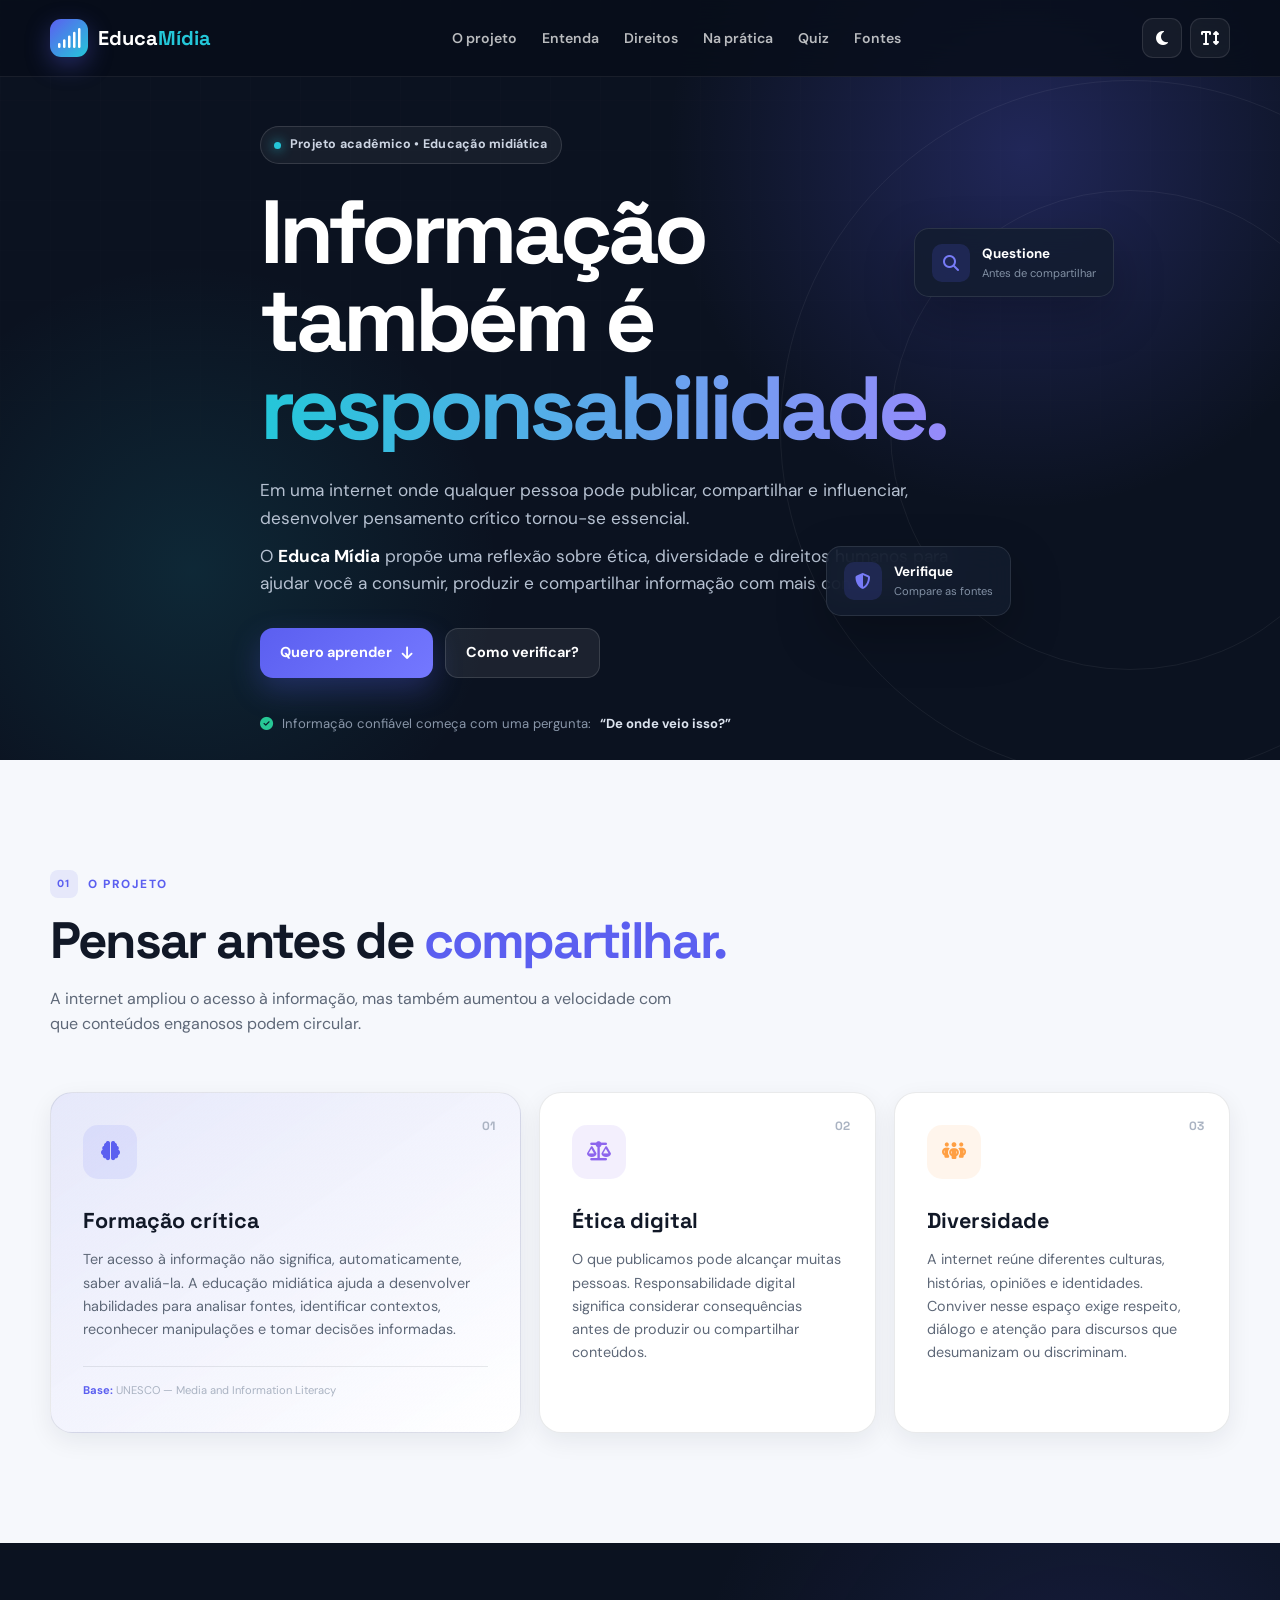
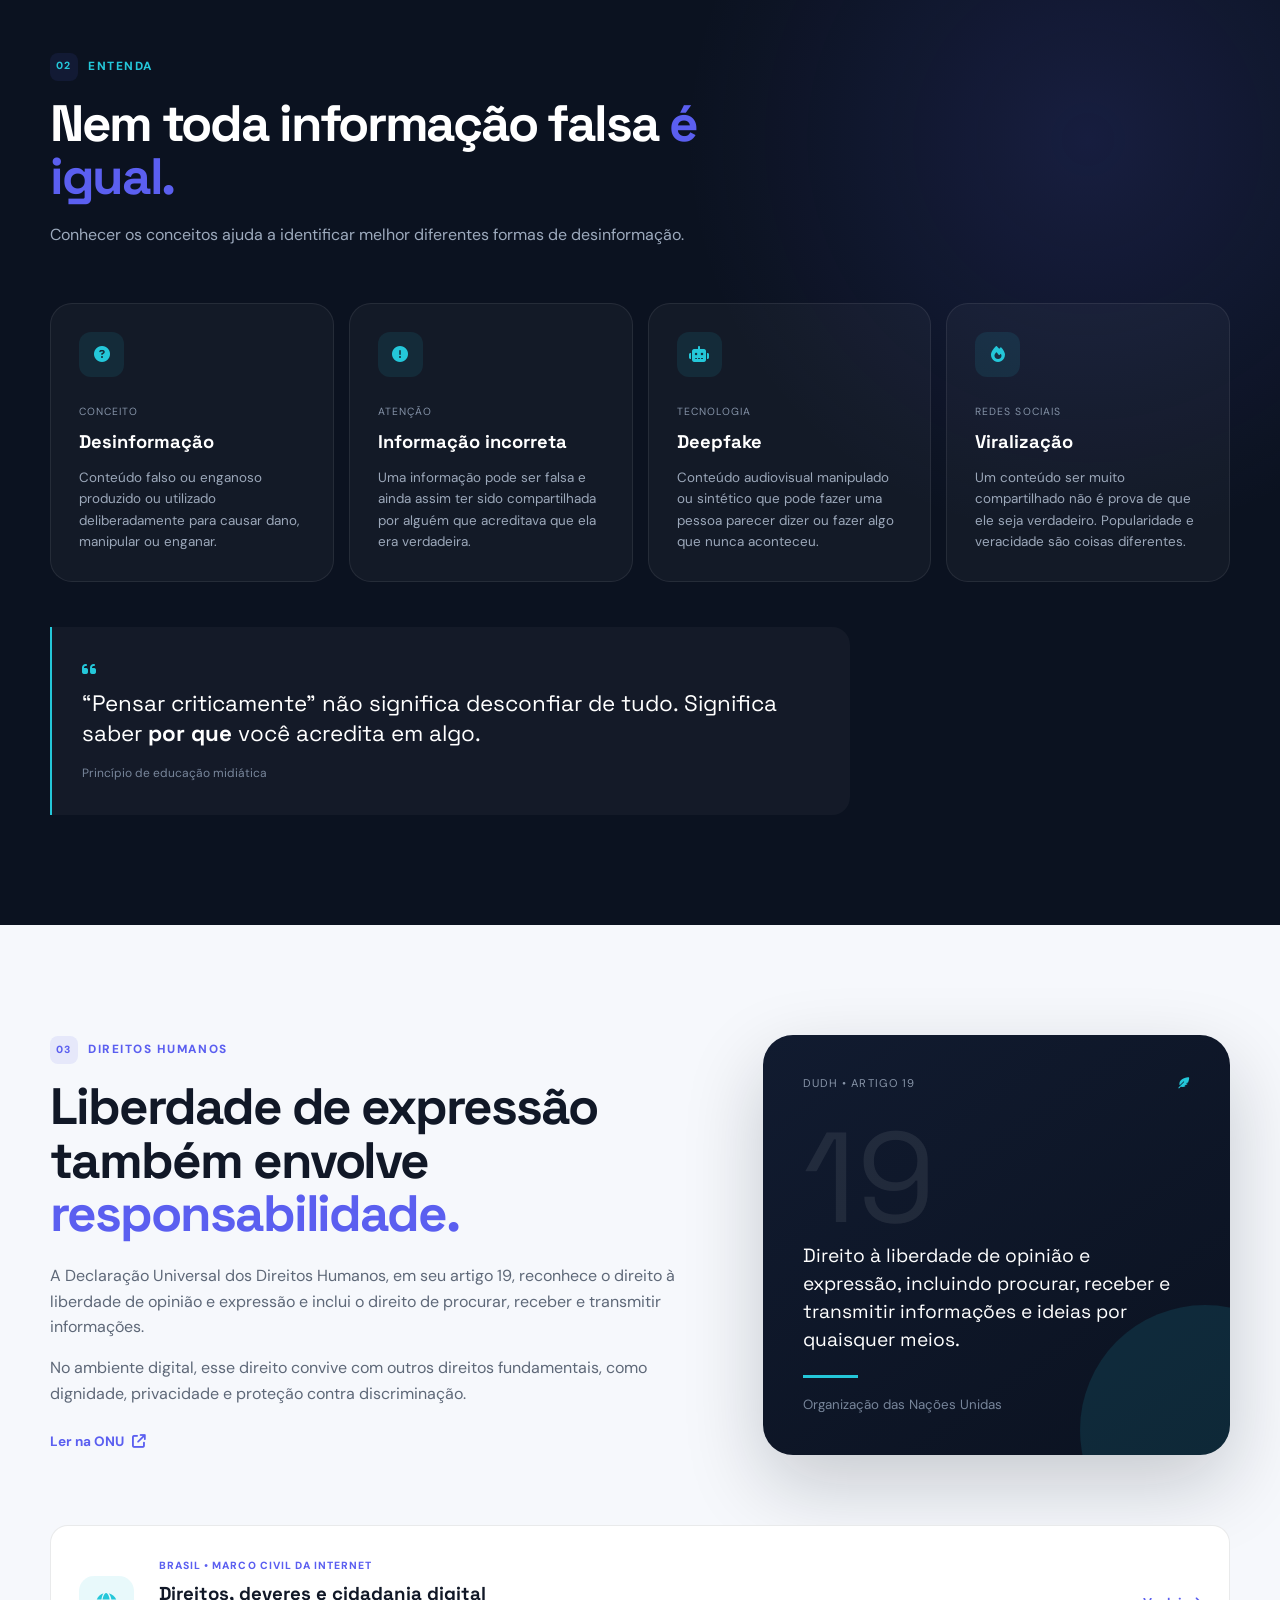
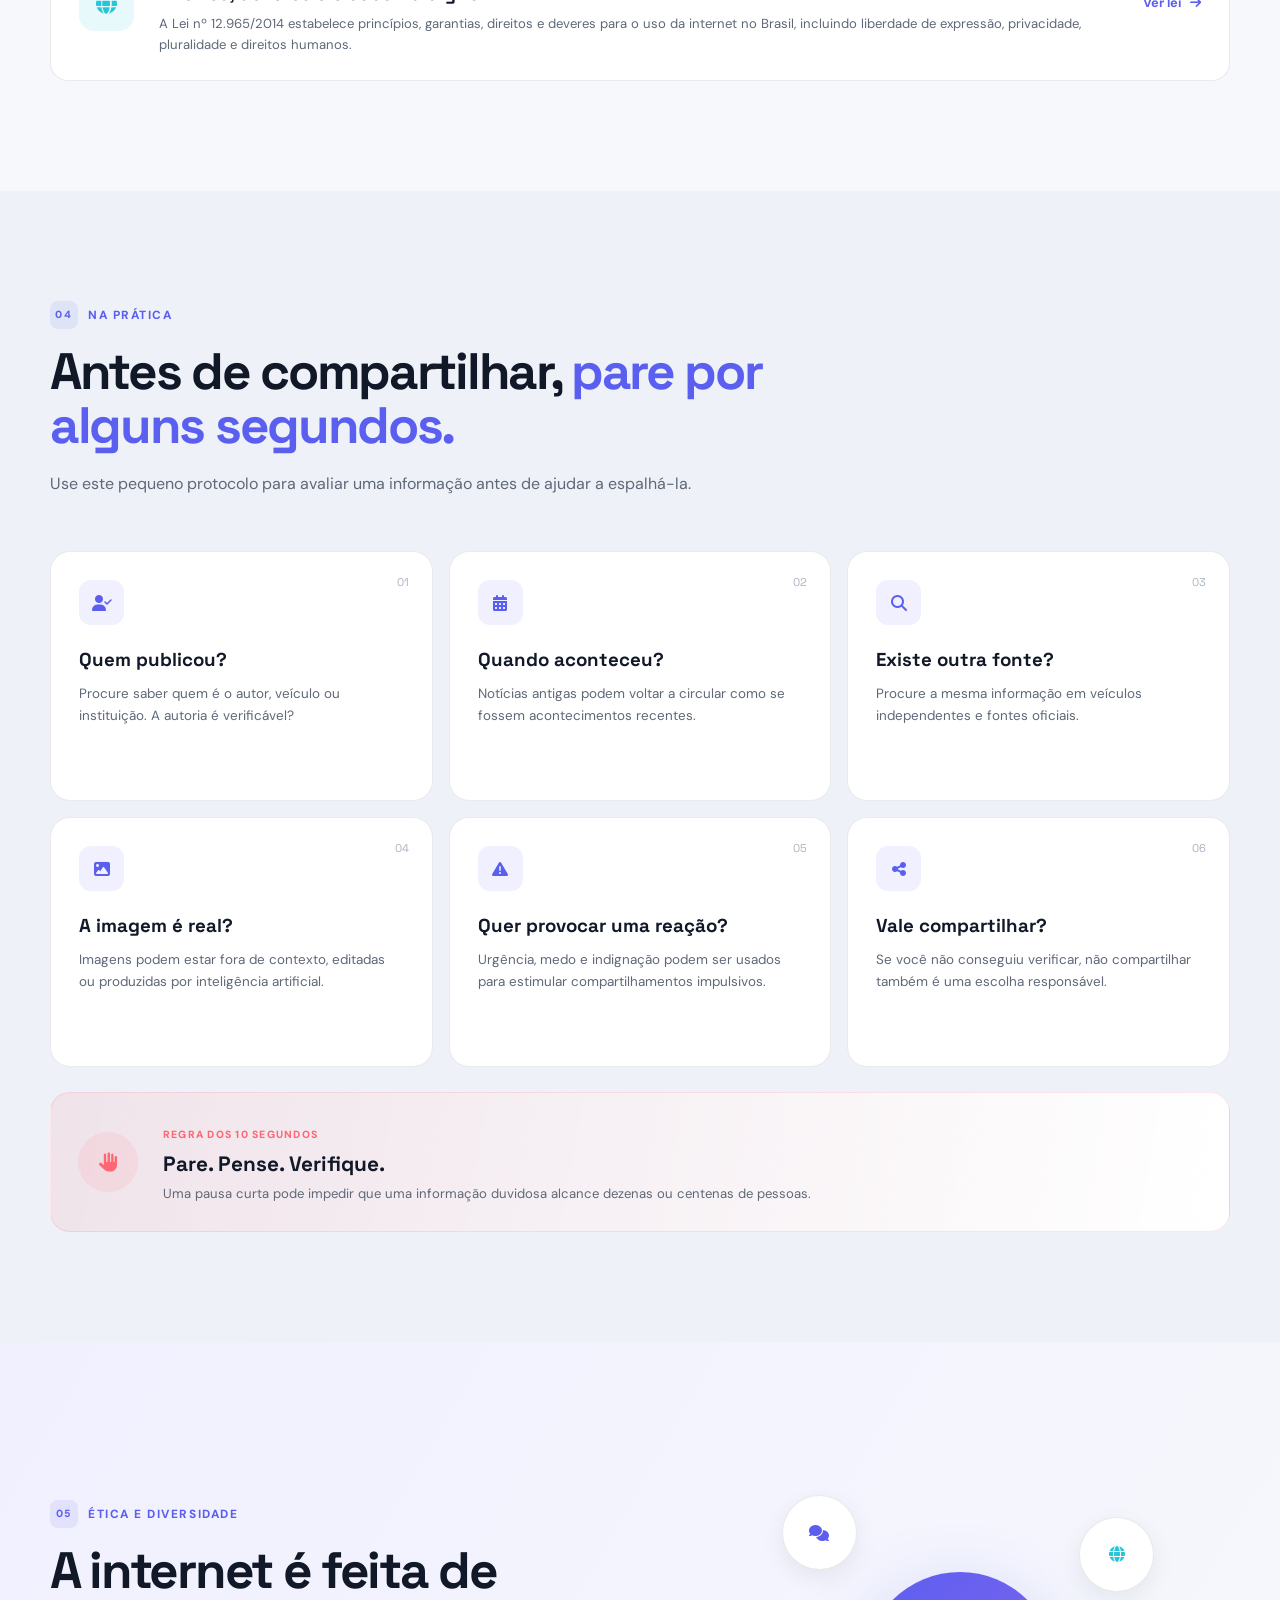
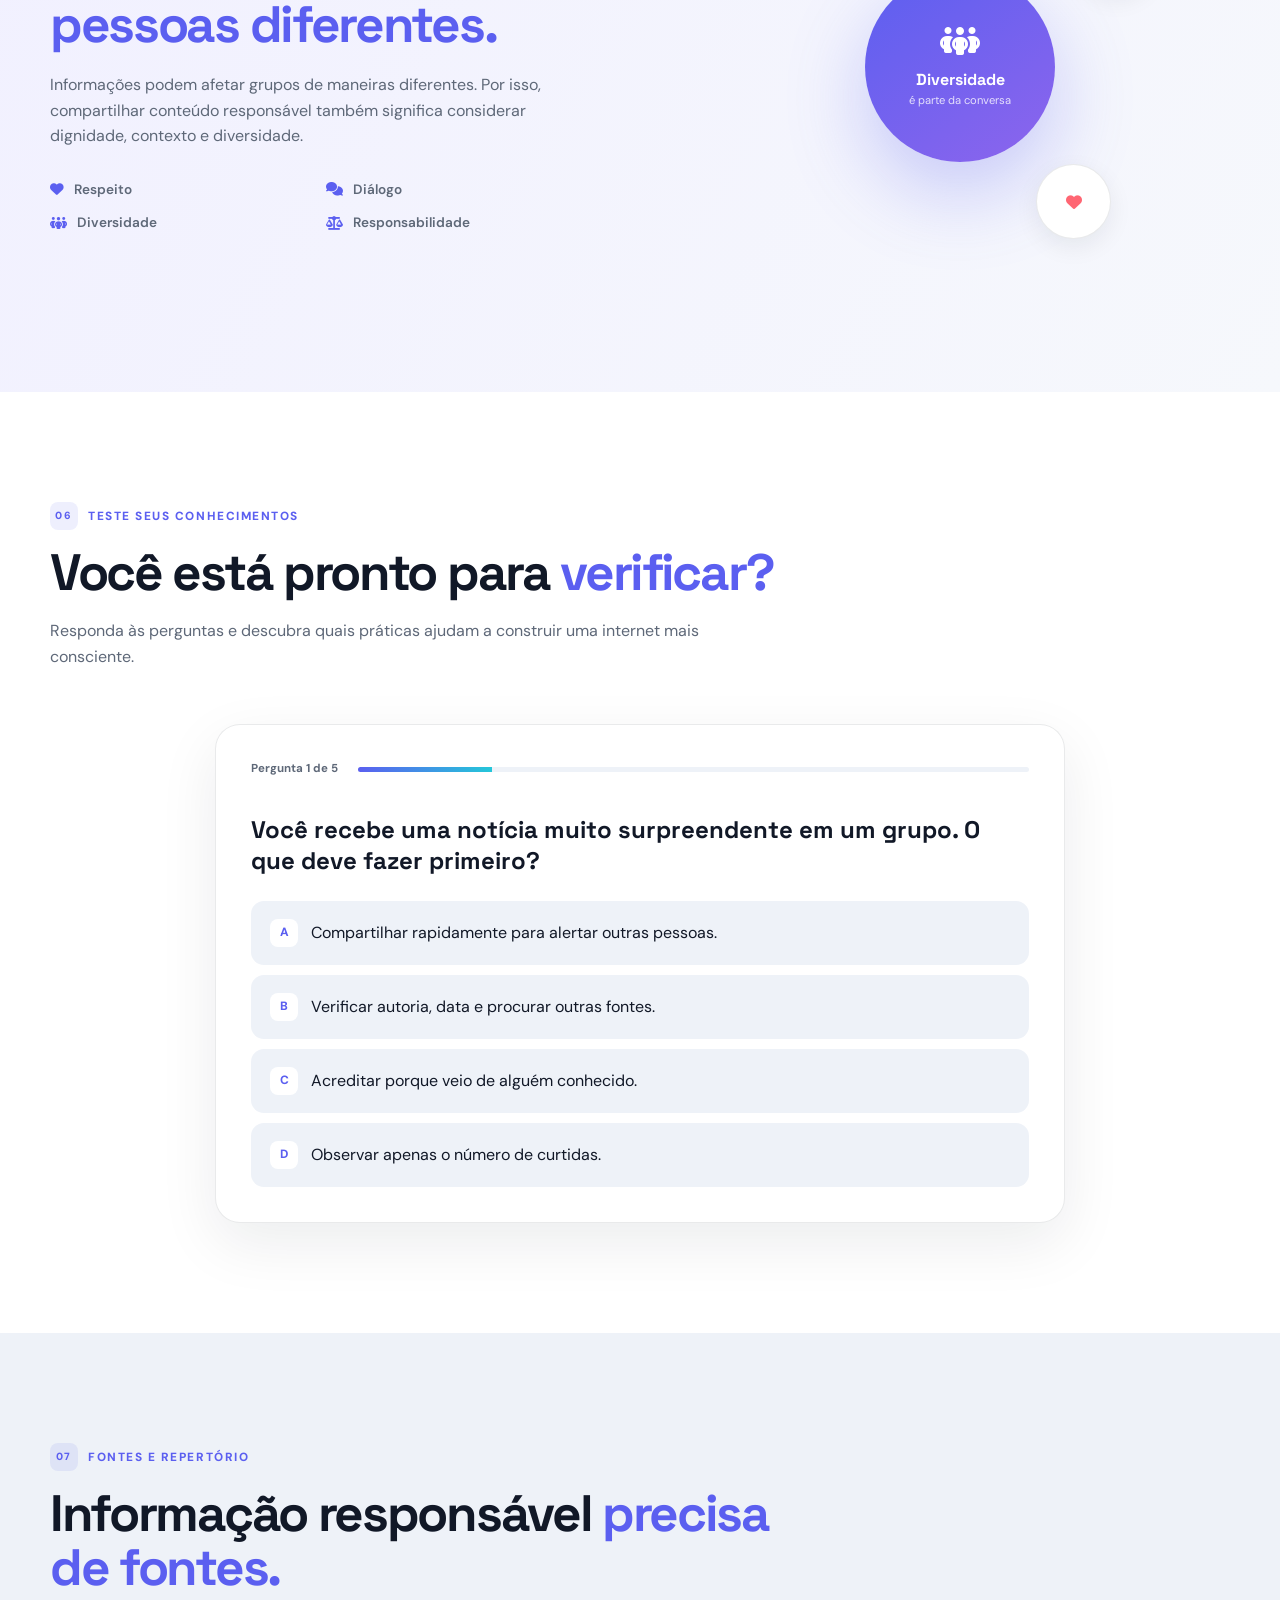
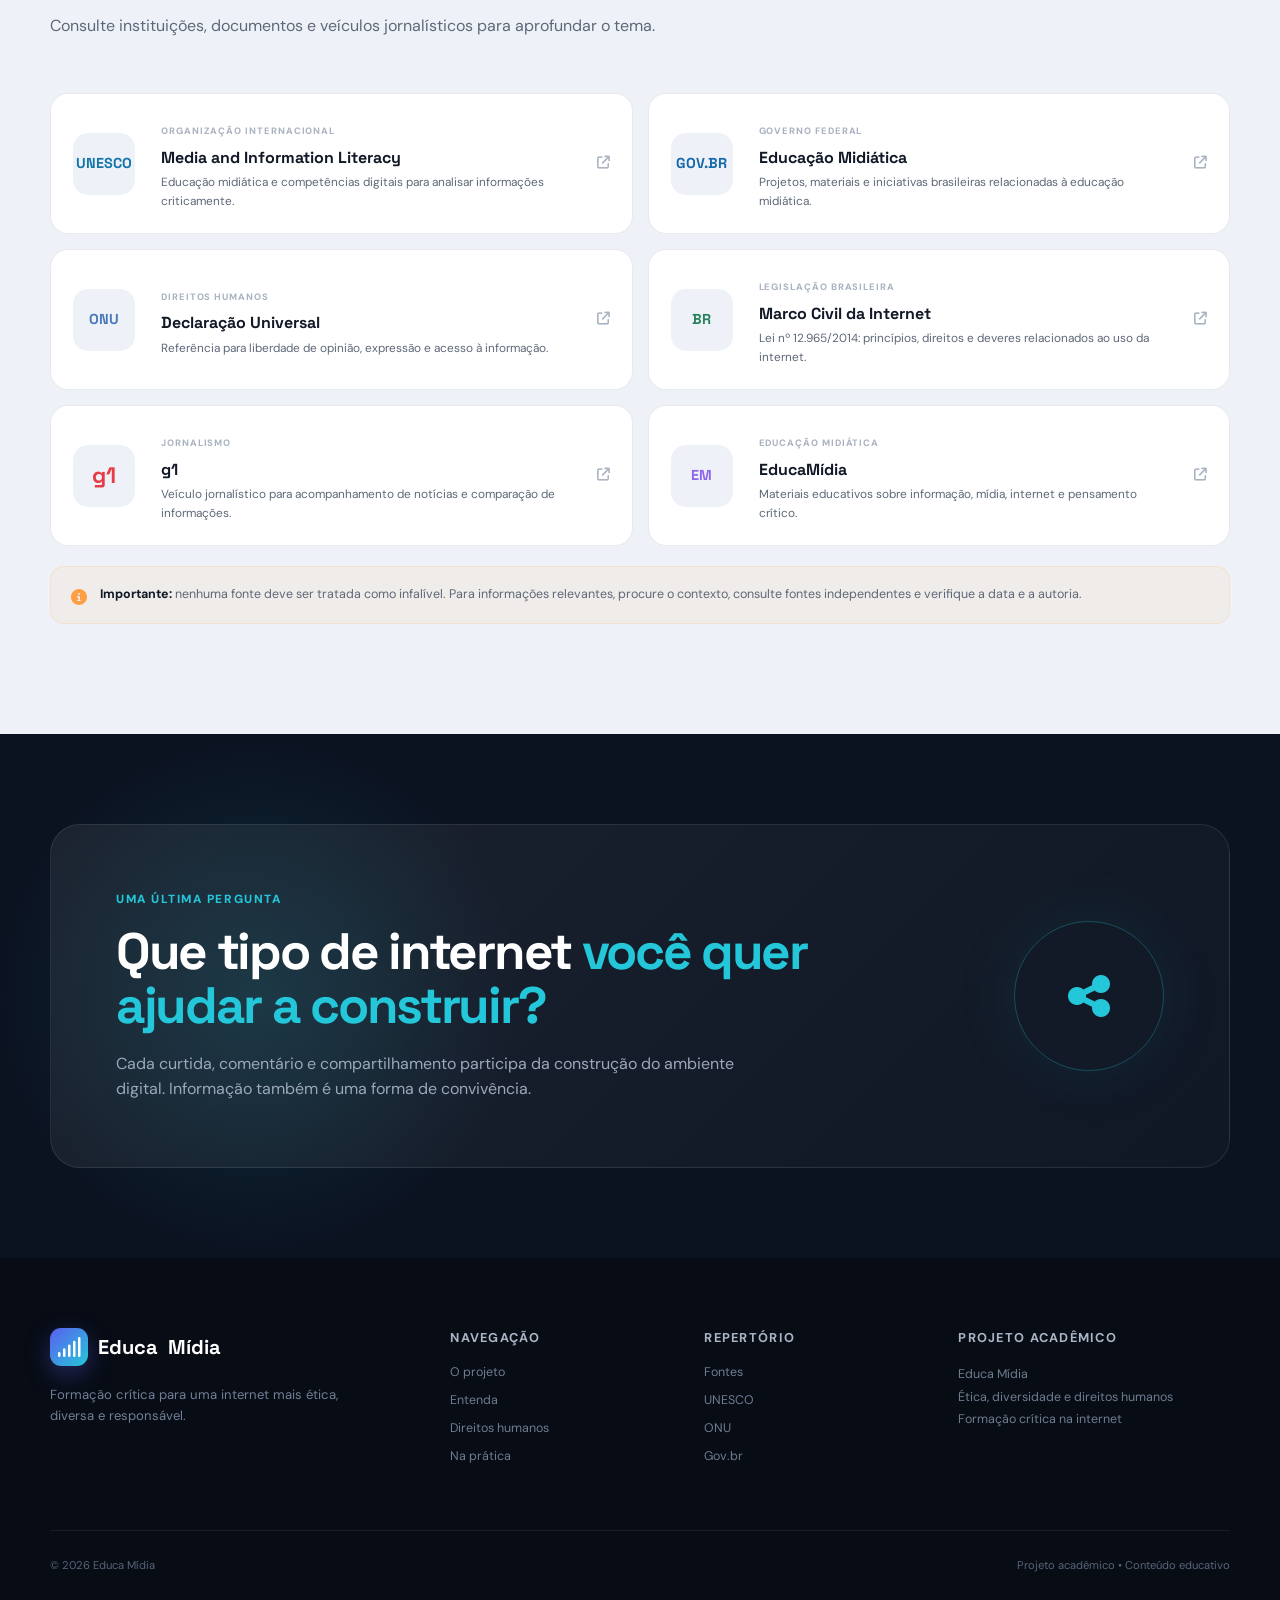
<file: index.html>
<!DOCTYPE html>
<html lang="pt-BR">
<head>
    <meta charset="UTF-8">

    <meta
        name="viewport"
        content="width=device-width, initial-scale=1.0"
    >

    <meta
        name="description"
        content="Educa Mídia — formação crítica para uma internet mais ética, diversa e responsável."
    >

    <meta
        name="theme-color"
        content="#0b1220"
    >

    <title>Educa Mídia | Formação crítica na internet</title>

    <!-- Fonte -->
    <link rel="preconnect" href="https://fonts.googleapis.com">
    <link rel="preconnect" href="https://fonts.gstatic.com" crossorigin>

    <link
        href="https://fonts.googleapis.com/css2?family=DM+Sans:wght@400;500;600;700&family=Space+Grotesk:wght@500;600;700&display=swap"
        rel="stylesheet"
    >

    <!-- Ícones -->
    <link
        rel="stylesheet"
        href="https://cdnjs.cloudflare.com/ajax/libs/font-awesome/6.5.2/css/all.min.css"
    >

    <link rel="stylesheet" href="style.css">
</head>

<body>

    <!-- =========================
         ACESSIBILIDADE
    ========================== -->

    <a
        class="skip-link"
        href="#conteudo"
    >
        Pular para o conteúdo
    </a>


    <!-- =========================
         HEADER
    ========================== -->

    <header class="header" id="inicio">

        <div class="container nav-container">

            <a href="#inicio" class="logo" aria-label="Educa Mídia - início">

                <span class="logo-icon">
                    <i class="fa-solid fa-signal"></i>
                </span>

                <span>
                    Educa<span>Mídia</span>
                </span>

            </a>


            <nav class="nav" id="nav">

                <a href="#sobre">O projeto</a>
                <a href="#entenda">Entenda</a>
                <a href="#direitos">Direitos</a>
                <a href="#pratica">Na prática</a>
                <a href="#quiz">Quiz</a>
                <a href="#fontes">Fontes</a>

            </nav>


            <div class="nav-actions">

                <button
                    class="icon-button"
                    id="themeToggle"
                    aria-label="Alternar tema claro e escuro"
                    title="Alternar tema"
                >
                    <i class="fa-solid fa-moon"></i>
                </button>

                <button
                    class="icon-button"
                    id="fontIncrease"
                    aria-label="Aumentar tamanho do texto"
                    title="Aumentar texto"
                >
                    <i class="fa-solid fa-text-height"></i>
                </button>

                <button
                    class="menu-button"
                    id="menuButton"
                    aria-label="Abrir menu"
                    aria-expanded="false"
                >
                    <i class="fa-solid fa-bars"></i>
                </button>

            </div>

        </div>

    </header>


    <main id="conteudo">

        <!-- =========================
             HERO
        ========================== -->

        <section class="hero">

            <div class="hero-grid"></div>

            <div class="container hero-content">

                <div class="hero-badge">
                    <span></span>
                    Projeto acadêmico • Educação midiática
                </div>

                <h1>
                    Informação também é
                    <span>responsabilidade.</span>
                </h1>

                <p class="hero-description">

                    Em uma internet onde qualquer pessoa pode publicar,
                    compartilhar e influenciar, desenvolver pensamento crítico
                    tornou-se essencial.

                </p>

                <p class="hero-description">

                    O <strong>Educa Mídia</strong> propõe uma reflexão sobre
                    ética, diversidade e direitos humanos para ajudar você a
                    consumir, produzir e compartilhar informação com mais
                    consciência.

                </p>


                <div class="hero-buttons">

                    <a href="#entenda" class="btn btn-primary">
                        Quero aprender
                        <i class="fa-solid fa-arrow-down"></i>
                    </a>

                    <a href="#pratica" class="btn btn-secondary">
                        Como verificar?
                    </a>

                </div>


                <div class="hero-note">

                    <i class="fa-solid fa-circle-check"></i>

                    Informação confiável começa com uma pergunta:
                    <strong>“De onde veio isso?”</strong>

                </div>

            </div>


            <!-- Elemento visual -->

            <div class="hero-orbit orbit-one"></div>
            <div class="hero-orbit orbit-two"></div>

            <div class="floating-card card-one">

                <i class="fa-solid fa-magnifying-glass"></i>

                <div>
                    <strong>Questione</strong>
                    <small>Antes de compartilhar</small>
                </div>

            </div>

            <div class="floating-card card-two">

                <i class="fa-solid fa-shield-halved"></i>

                <div>
                    <strong>Verifique</strong>
                    <small>Compare as fontes</small>
                </div>

            </div>

        </section>


        <!-- =========================
             SOBRE
        ========================== -->

        <section class="section" id="sobre">

            <div class="container">

                <div class="section-heading">

                    <div class="eyebrow">
                        <span>01</span>
                        O projeto
                    </div>

                    <h2>
                        Pensar antes de
                        <span>compartilhar.</span>
                    </h2>

                    <p>
                        A internet ampliou o acesso à informação, mas também
                        aumentou a velocidade com que conteúdos enganosos podem
                        circular.
                    </p>

                </div>


                <div class="about-grid">

                    <article class="about-card about-main">

                        <div class="card-number">01</div>

                        <div class="card-icon">
                            <i class="fa-solid fa-brain"></i>
                        </div>

                        <h3>Formação crítica</h3>

                        <p>
                            Ter acesso à informação não significa,
                            automaticamente, saber avaliá-la. A educação
                            midiática ajuda a desenvolver habilidades para
                            analisar fontes, identificar contextos,
                            reconhecer manipulações e tomar decisões
                            informadas.
                        </p>

                        <div class="source-mini">
                            <span>Base:</span>
                            UNESCO — Media and Information Literacy
                        </div>

                    </article>


                    <article class="about-card">

                        <div class="card-number">02</div>

                        <div class="card-icon purple">
                            <i class="fa-solid fa-scale-balanced"></i>
                        </div>

                        <h3>Ética digital</h3>

                        <p>
                            O que publicamos pode alcançar muitas pessoas.
                            Responsabilidade digital significa considerar
                            consequências antes de produzir ou compartilhar
                            conteúdos.
                        </p>

                    </article>


                    <article class="about-card">

                        <div class="card-number">03</div>

                        <div class="card-icon orange">
                            <i class="fa-solid fa-people-group"></i>
                        </div>

                        <h3>Diversidade</h3>

                        <p>
                            A internet reúne diferentes culturas, histórias,
                            opiniões e identidades. Conviver nesse espaço exige
                            respeito, diálogo e atenção para discursos que
                            desumanizam ou discriminam.
                        </p>

                    </article>

                </div>

            </div>

        </section>


        <!-- =========================
             ENTENDA
        ========================== -->

        <section class="section section-dark" id="entenda">

            <div class="container">

                <div class="section-heading light">

                    <div class="eyebrow">
                        <span>02</span>
                        Entenda
                    </div>

                    <h2>
                        Nem toda informação falsa
                        <span>é igual.</span>
                    </h2>

                    <p>
                        Conhecer os conceitos ajuda a identificar melhor
                        diferentes formas de desinformação.
                    </p>

                </div>


                <div class="concept-grid">

                    <article class="concept-card">

                        <div class="concept-icon">
                            <i class="fa-solid fa-circle-question"></i>
                        </div>

                        <span class="concept-tag">Conceito</span>

                        <h3>Desinformação</h3>

                        <p>
                            Conteúdo falso ou enganoso produzido ou utilizado
                            deliberadamente para causar dano, manipular ou
                            enganar.
                        </p>

                    </article>


                    <article class="concept-card">

                        <div class="concept-icon">
                            <i class="fa-solid fa-circle-exclamation"></i>
                        </div>

                        <span class="concept-tag">Atenção</span>

                        <h3>Informação incorreta</h3>

                        <p>
                            Uma informação pode ser falsa e ainda assim ter sido
                            compartilhada por alguém que acreditava que ela era
                            verdadeira.
                        </p>

                    </article>


                    <article class="concept-card">

                        <div class="concept-icon">
                            <i class="fa-solid fa-robot"></i>
                        </div>

                        <span class="concept-tag">Tecnologia</span>

                        <h3>Deepfake</h3>

                        <p>
                            Conteúdo audiovisual manipulado ou sintético que
                            pode fazer uma pessoa parecer dizer ou fazer algo
                            que nunca aconteceu.
                        </p>

                    </article>


                    <article class="concept-card">

                        <div class="concept-icon">
                            <i class="fa-solid fa-fire"></i>
                        </div>

                        <span class="concept-tag">Redes sociais</span>

                        <h3>Viralização</h3>

                        <p>
                            Um conteúdo ser muito compartilhado não é prova de
                            que ele seja verdadeiro. Popularidade e veracidade
                            são coisas diferentes.
                        </p>

                    </article>

                </div>


                <div class="quote-box">

                    <i class="fa-solid fa-quote-left"></i>

                    <blockquote>
                        “Pensar criticamente” não significa desconfiar de
                        tudo. Significa saber <strong>por que</strong> você
                        acredita em algo.
                    </blockquote>

                    <span>
                        Princípio de educação midiática
                    </span>

                </div>

            </div>

        </section>


        <!-- =========================
             DIREITOS HUMANOS
        ========================== -->

        <section class="section" id="direitos">

            <div class="container">

                <div class="split-section">

                    <div class="split-text">

                        <div class="eyebrow">
                            <span>03</span>
                            Direitos humanos
                        </div>

                        <h2>
                            Liberdade de expressão
                            também envolve
                            <span>responsabilidade.</span>
                        </h2>

                        <p>
                            A Declaração Universal dos Direitos Humanos,
                            em seu artigo 19, reconhece o direito à liberdade
                            de opinião e expressão e inclui o direito de
                            procurar, receber e transmitir informações.
                        </p>

                        <p>
                            No ambiente digital, esse direito convive com
                            outros direitos fundamentais, como dignidade,
                            privacidade e proteção contra discriminação.
                        </p>

                        <a
                            class="text-link"
                            href="https://www.un.org/pt/node/212447"
                            target="_blank"
                            rel="noopener noreferrer"
                        >
                            Ler na ONU
                            <i class="fa-solid fa-arrow-up-right-from-square"></i>
                        </a>

                    </div>


                    <div class="rights-panel">

                        <div class="rights-top">

                            <span>
                                DUDH • ARTIGO 19
                            </span>

                            <i class="fa-solid fa-feather-pointed"></i>

                        </div>

                        <div class="rights-number">
                            19
                        </div>

                        <p>
                            Direito à liberdade de opinião e expressão,
                            incluindo procurar, receber e transmitir
                            informações e ideias por quaisquer meios.
                        </p>

                        <div class="rights-line"></div>

                        <small>
                            Organização das Nações Unidas
                        </small>

                    </div>

                </div>


                <div class="marco-civil">

                    <div class="marco-icon">
                        <i class="fa-solid fa-globe"></i>
                    </div>

                    <div>

                        <span>BRASIL • MARCO CIVIL DA INTERNET</span>

                        <h3>
                            Direitos, deveres e cidadania digital
                        </h3>

                        <p>
                            A Lei nº 12.965/2014 estabelece princípios,
                            garantias, direitos e deveres para o uso da
                            internet no Brasil, incluindo liberdade de
                            expressão, privacidade, pluralidade e direitos
                            humanos.
                        </p>

                    </div>

                    <a
                        href="https://www.planalto.gov.br/ccivil_03/_ato2011-2014/2014/lei/l12965.htm"
                        target="_blank"
                        rel="noopener noreferrer"
                        class="marco-link"
                    >
                        Ver lei
                        <i class="fa-solid fa-arrow-right"></i>
                    </a>

                </div>

            </div>

        </section>


        <!-- =========================
             NA PRÁTICA
        ========================== -->

        <section class="section practice-section" id="pratica">

            <div class="container">

                <div class="section-heading">

                    <div class="eyebrow">
                        <span>04</span>
                        Na prática
                    </div>

                    <h2>
                        Antes de compartilhar,
                        <span>pare por alguns segundos.</span>
                    </h2>

                    <p>
                        Use este pequeno protocolo para avaliar uma informação
                        antes de ajudar a espalhá-la.
                    </p>

                </div>


                <div class="steps">

                    <article class="step">

                        <div class="step-number">01</div>

                        <div class="step-icon">
                            <i class="fa-solid fa-user-check"></i>
                        </div>

                        <h3>Quem publicou?</h3>

                        <p>
                            Procure saber quem é o autor, veículo ou instituição.
                            A autoria é verificável?
                        </p>

                    </article>


                    <article class="step">

                        <div class="step-number">02</div>

                        <div class="step-icon">
                            <i class="fa-solid fa-calendar-days"></i>
                        </div>

                        <h3>Quando aconteceu?</h3>

                        <p>
                            Notícias antigas podem voltar a circular como se
                            fossem acontecimentos recentes.
                        </p>

                    </article>


                    <article class="step">

                        <div class="step-number">03</div>

                        <div class="step-icon">
                            <i class="fa-solid fa-magnifying-glass"></i>
                        </div>

                        <h3>Existe outra fonte?</h3>

                        <p>
                            Procure a mesma informação em veículos independentes
                            e fontes oficiais.
                        </p>

                    </article>


                    <article class="step">

                        <div class="step-number">04</div>

                        <div class="step-icon">
                            <i class="fa-solid fa-image"></i>
                        </div>

                        <h3>A imagem é real?</h3>

                        <p>
                            Imagens podem estar fora de contexto, editadas ou
                            produzidas por inteligência artificial.
                        </p>

                    </article>


                    <article class="step">

                        <div class="step-number">05</div>

                        <div class="step-icon">
                            <i class="fa-solid fa-triangle-exclamation"></i>
                        </div>

                        <h3>Quer provocar uma reação?</h3>

                        <p>
                            Urgência, medo e indignação podem ser usados para
                            estimular compartilhamentos impulsivos.
                        </p>

                    </article>


                    <article class="step">

                        <div class="step-number">06</div>

                        <div class="step-icon">
                            <i class="fa-solid fa-share-nodes"></i>
                        </div>

                        <h3>Vale compartilhar?</h3>

                        <p>
                            Se você não conseguiu verificar, não compartilhar
                            também é uma escolha responsável.
                        </p>

                    </article>

                </div>


                <div class="stop-card">

                    <div class="stop-symbol">
                        <i class="fa-solid fa-hand"></i>
                    </div>

                    <div>

                        <span>REGRA DOS 10 SEGUNDOS</span>

                        <h3>
                            Pare. Pense. Verifique.
                        </h3>

                        <p>
                            Uma pausa curta pode impedir que uma informação
                            duvidosa alcance dezenas ou centenas de pessoas.
                        </p>

                    </div>

                </div>

            </div>

        </section>


        <!-- =========================
             DIVERSIDADE
        ========================== -->

        <section class="section diversity-section">

            <div class="container">

                <div class="diversity-grid">

                    <div class="diversity-content">

                        <div class="eyebrow">
                            <span>05</span>
                            Ética e diversidade
                        </div>

                        <h2>
                            A internet é feita de
                            <span>pessoas diferentes.</span>
                        </h2>

                        <p>
                            Informações podem afetar grupos de maneiras
                            diferentes. Por isso, compartilhar conteúdo
                            responsável também significa considerar dignidade,
                            contexto e diversidade.
                        </p>

                        <div class="values">

                            <div>
                                <i class="fa-solid fa-heart"></i>
                                <span>Respeito</span>
                            </div>

                            <div>
                                <i class="fa-solid fa-comments"></i>
                                <span>Diálogo</span>
                            </div>

                            <div>
                                <i class="fa-solid fa-people-group"></i>
                                <span>Diversidade</span>
                            </div>

                            <div>
                                <i class="fa-solid fa-scale-balanced"></i>
                                <span>Responsabilidade</span>
                            </div>

                        </div>

                    </div>


                    <div class="diversity-visual">

                        <div class="circle circle-a">
                            <i class="fa-solid fa-comments"></i>
                        </div>

                        <div class="circle circle-b">
                            <i class="fa-solid fa-globe"></i>
                        </div>

                        <div class="circle circle-c">
                            <i class="fa-solid fa-heart"></i>
                        </div>

                        <div class="diversity-center">
                            <i class="fa-solid fa-people-group"></i>
                            <strong>Diversidade</strong>
                            <span>é parte da conversa</span>
                        </div>

                    </div>

                </div>

            </div>

        </section>


        <!-- =========================
             QUIZ
        ========================== -->

        <section class="section quiz-section" id="quiz">

            <div class="container">

                <div class="section-heading">

                    <div class="eyebrow">
                        <span>06</span>
                        Teste seus conhecimentos
                    </div>

                    <h2>
                        Você está pronto para
                        <span>verificar?</span>
                    </h2>

                    <p>
                        Responda às perguntas e descubra quais práticas ajudam
                        a construir uma internet mais consciente.
                    </p>

                </div>


                <div class="quiz-card" id="quizCard">

                    <div class="quiz-progress">

                        <span id="questionCounter">
                            Pergunta 1 de 5
                        </span>

                        <div class="progress-bar">
                            <div
                                class="progress-fill"
                                id="progressFill"
                            ></div>
                        </div>

                    </div>


                    <div id="quizContent">

                        <h3 id="question">
                            Você recebe uma notícia muito surpreendente em um
                            grupo. O que deve fazer primeiro?
                        </h3>

                        <div
                            class="answers"
                            id="answers"
                        ></div>

                    </div>


                    <div
                        class="quiz-result"
                        id="quizResult"
                        hidden
                    >

                        <div class="result-icon">
                            <i class="fa-solid fa-award"></i>
                        </div>

                        <h3 id="resultTitle">
                            Resultado
                        </h3>

                        <p id="resultText"></p>

                        <button
                            class="btn btn-primary"
                            id="restartQuiz"
                        >
                            Refazer quiz
                        </button>

                    </div>

                </div>

            </div>

        </section>


        <!-- =========================
             FONTES
        ========================== -->

        <section class="section sources-section" id="fontes">

            <div class="container">

                <div class="section-heading">

                    <div class="eyebrow">
                        <span>07</span>
                        Fontes e repertório
                    </div>

                    <h2>
                        Informação responsável
                        <span>precisa de fontes.</span>
                    </h2>

                    <p>
                        Consulte instituições, documentos e veículos
                        jornalísticos para aprofundar o tema.
                    </p>

                </div>


                <div class="sources-grid">

                    <a
                        href="https://www.unesco.org/en/media-information-literacy"
                        target="_blank"
                        rel="noopener noreferrer"
                        class="source-card"
                    >

                        <div class="source-logo unesco">
                            UNESCO
                        </div>

                        <div>

                            <span>ORGANIZAÇÃO INTERNACIONAL</span>

                            <h3>
                                Media and Information Literacy
                            </h3>

                            <p>
                                Educação midiática e competências digitais
                                para analisar informações criticamente.
                            </p>

                        </div>

                        <i class="fa-solid fa-arrow-up-right-from-square"></i>

                    </a>


                    <a
                        href="https://www.gov.br/secom/pt-br/assuntos/educacao-midiatica/mapa"
                        target="_blank"
                        rel="noopener noreferrer"
                        class="source-card"
                    >

                        <div class="source-logo gov">
                            GOV.BR
                        </div>

                        <div>

                            <span>GOVERNO FEDERAL</span>

                            <h3>
                                Educação Midiática
                            </h3>

                            <p>
                                Projetos, materiais e iniciativas brasileiras
                                relacionadas à educação midiática.
                            </p>

                        </div>

                        <i class="fa-solid fa-arrow-up-right-from-square"></i>

                    </a>


                    <a
                        href="https://www.un.org/pt/node/212447"
                        target="_blank"
                        rel="noopener noreferrer"
                        class="source-card"
                    >

                        <div class="source-logo onu">
                            ONU
                        </div>

                        <div>

                            <span>DIREITOS HUMANOS</span>

                            <h3>
                                Declaração Universal
                            </h3>

                            <p>
                                Referência para liberdade de opinião,
                                expressão e acesso à informação.
                            </p>

                        </div>

                        <i class="fa-solid fa-arrow-up-right-from-square"></i>

                    </a>


                    <a
                        href="https://www.planalto.gov.br/ccivil_03/_ato2011-2014/2014/lei/l12965.htm"
                        target="_blank"
                        rel="noopener noreferrer"
                        class="source-card"
                    >

                        <div class="source-logo brasil">
                            BR
                        </div>

                        <div>

                            <span>LEGISLAÇÃO BRASILEIRA</span>

                            <h3>
                                Marco Civil da Internet
                            </h3>

                            <p>
                                Lei nº 12.965/2014: princípios, direitos e
                                deveres relacionados ao uso da internet.
                            </p>

                        </div>

                        <i class="fa-solid fa-arrow-up-right-from-square"></i>

                    </a>


                    <a
                        href="https://g1.globo.com/"
                        target="_blank"
                        rel="noopener noreferrer"
                        class="source-card"
                    >

                        <div class="source-logo g1">
                            g1
                        </div>

                        <div>

                            <span>JORNALISMO</span>

                            <h3>
                                g1
                            </h3>

                            <p>
                                Veículo jornalístico para acompanhamento de
                                notícias e comparação de informações.
                            </p>

                        </div>

                        <i class="fa-solid fa-arrow-up-right-from-square"></i>

                    </a>


                    <a
                        href="https://educamidia.org.br/"
                        target="_blank"
                        rel="noopener noreferrer"
                        class="source-card"
                    >

                        <div class="source-logo edu">
                            EM
                        </div>

                        <div>

                            <span>EDUCAÇÃO MIDIÁTICA</span>

                            <h3>
                                EducaMídia
                            </h3>

                            <p>
                                Materiais educativos sobre informação,
                                mídia, internet e pensamento crítico.
                            </p>

                        </div>

                        <i class="fa-solid fa-arrow-up-right-from-square"></i>

                    </a>

                </div>


                <div class="source-warning">

                    <i class="fa-solid fa-circle-info"></i>

                    <p>
                        <strong>Importante:</strong> nenhuma fonte deve ser
                        tratada como infalível. Para informações relevantes,
                        procure o contexto, consulte fontes independentes e
                        verifique a data e a autoria.
                    </p>

                </div>

            </div>

        </section>


        <!-- =========================
             REFLEXÃO
        ========================== -->

        <section class="reflection">

            <div class="container">

                <div class="reflection-box">

                    <div class="reflection-content">

                        <div class="eyebrow">
                            Uma última pergunta
                        </div>

                        <h2>
                            Que tipo de internet
                            <span>você quer ajudar a construir?</span>
                        </h2>

                        <p>
                            Cada curtida, comentário e compartilhamento
                            participa da construção do ambiente digital.
                            Informação também é uma forma de convivência.
                        </p>

                    </div>


                    <div class="reflection-mark">
                        <i class="fa-solid fa-share-nodes"></i>
                    </div>

                </div>

            </div>

        </section>

    </main>


    <!-- =========================
         FOOTER
    ========================== -->

    <footer class="footer">

        <div class="container footer-grid">

            <div>

                <a href="#inicio" class="logo footer-logo">

                    <span class="logo-icon">
                        <i class="fa-solid fa-signal"></i>
                    </span>

                    Educa<span>Mídia</span>

                </a>

                <p>
                    Formação crítica para uma internet mais ética,
                    diversa e responsável.
                </p>

            </div>


            <div>

                <h3>Navegação</h3>

                <a href="#sobre">O projeto</a>
                <a href="#entenda">Entenda</a>
                <a href="#direitos">Direitos humanos</a>
                <a href="#pratica">Na prática</a>

            </div>


            <div>

                <h3>Repertório</h3>

                <a href="#fontes">Fontes</a>
                <a href="https://www.unesco.org/en/media-information-literacy" target="_blank">
                    UNESCO
                </a>
                <a href="https://www.un.org/pt/node/212447" target="_blank">
                    ONU
                </a>
                <a href="https://www.gov.br/secom/pt-br/assuntos/educacao-midiatica" target="_blank">
                    Gov.br
                </a>

            </div>


            <div>

                <h3>Projeto acadêmico</h3>

                <p>
                    Educa Mídia
                    <br>
                    Ética, diversidade e direitos humanos
                    <br>
                    Formação crítica na internet
                </p>

            </div>

        </div>


        <div class="footer-bottom container">

            <span>
                © <span id="year"></span> Educa Mídia
            </span>

            <span>
                Projeto acadêmico • Conteúdo educativo
            </span>

        </div>

    </footer>


    <!-- Botão voltar ao topo -->

    <button
        class="back-top"
        id="backTop"
        aria-label="Voltar ao topo"
    >
        <i class="fa-solid fa-arrow-up"></i>
    </button>


    <script src="script.js"></script>

</body>
</html>
</file>
<file: style.css>
/* =====================================================
   EDUCA MÍDIA
   STYLE.CSS
   ===================================================== */


/* =====================================================
   VARIÁVEIS
   ===================================================== */

:root {

    --bg: #f6f8fc;
    --surface: #ffffff;
    --surface-2: #eef2f8;

    --text: #111827;
    --text-soft: #5e6878;
    --text-light: #aab3c2;

    --dark: #0b1220;
    --dark-2: #101a2d;

    --primary: #5b5ff0;
    --primary-light: #777bf7;

    --cyan: #24c7d9;
    --purple: #8d65ed;
    --orange: #ff9f43;
    --green: #27c795;
    --red: #ff6673;

    --border: rgba(17, 24, 39, .09);

    --shadow:
        0 20px 60px rgba(15, 23, 42, .08);

    --shadow-small:
        0 8px 25px rgba(15, 23, 42, .07);

    --radius: 22px;
    --radius-small: 14px;

    --container: 1180px;

    --font-body: "DM Sans", sans-serif;
    --font-heading: "Space Grotesk", sans-serif;

    --transition: .25s ease;
}


/* =====================================================
   DARK MODE
   ===================================================== */

body.dark {

    --bg: #080d17;
    --surface: #101827;
    --surface-2: #172133;

    --text: #f4f7fb;
    --text-soft: #aeb8c8;
    --text-light: #6e7b91;

    --border: rgba(255,255,255,.09);

    --shadow:
        0 20px 60px rgba(0,0,0,.28);

    --shadow-small:
        0 8px 25px rgba(0,0,0,.25);
}


/* =====================================================
   RESET
   ===================================================== */

* {
    margin: 0;
    padding: 0;
    box-sizing: border-box;
}

html {
    scroll-behavior: smooth;
    scroll-padding-top: 80px;
}

body {

    font-family: var(--font-body);

    background: var(--bg);
    color: var(--text);

    line-height: 1.6;

    overflow-x: hidden;

    transition:
        background .3s ease,
        color .3s ease;
}

img {
    max-width: 100%;
    display: block;
}

button,
input,
textarea {
    font: inherit;
}

button {
    cursor: pointer;
}

a {
    color: inherit;
    text-decoration: none;
}


/* =====================================================
   ACESSIBILIDADE
   ===================================================== */

.skip-link {

    position: fixed;

    top: -100px;
    left: 20px;

    z-index: 9999;

    background: var(--primary);
    color: white;

    padding: 12px 18px;

    border-radius: 0 0 10px 10px;

    font-weight: 700;

    transition: .2s;
}

.skip-link:focus {
    top: 0;
}

:focus-visible {

    outline: 3px solid var(--cyan);
    outline-offset: 3px;
}


/* =====================================================
   CONTAINER
   ===================================================== */

.container {

    width: min(
        calc(100% - 40px),
        var(--container)
    );

    margin-inline: auto;
}


/* =====================================================
   HEADER
   ===================================================== */

.header {

    position: fixed;

    top: 0;
    left: 0;

    width: 100%;

    z-index: 1000;

    background: rgba(8, 14, 26, .84);

    backdrop-filter: blur(18px);
    -webkit-backdrop-filter: blur(18px);

    border-bottom: 1px solid rgba(255,255,255,.07);
}

.nav-container {

    height: 76px;

    display: flex;

    align-items: center;

    justify-content: space-between;

    gap: 30px;
}


/* LOGO */

.logo {

    display: flex;

    align-items: center;

    gap: 10px;

    color: white;

    font-family: var(--font-heading);

    font-size: 1.25rem;

    font-weight: 700;

    white-space: nowrap;
}

.logo > span:last-child span {
    color: var(--cyan);
}

.logo-icon {

    width: 38px;
    height: 38px;

    display: grid;
    place-items: center;

    border-radius: 11px;

    background:
        linear-gradient(
            135deg,
            var(--primary),
            var(--cyan)
        );

    color: white;

    box-shadow:
        0 8px 25px rgba(91,95,240,.35);
}


/* NAV */

.nav {

    display: flex;

    align-items: center;

    gap: 25px;
}

.nav a {

    color: rgba(255,255,255,.72);

    font-size: .88rem;
    font-weight: 600;

    transition: var(--transition);
}

.nav a:hover {
    color: white;
}


/* NAV ACTIONS */

.nav-actions {

    display: flex;
    align-items: center;
    gap: 8px;
}

.icon-button,
.menu-button {

    width: 40px;
    height: 40px;

    border: 1px solid rgba(255,255,255,.1);

    border-radius: 11px;

    background: rgba(255,255,255,.05);

    color: white;

    display: grid;
    place-items: center;

    transition: var(--transition);
}

.icon-button:hover,
.menu-button:hover {

    background: rgba(255,255,255,.12);

    transform: translateY(-2px);
}

.menu-button {
    display: none;
}


/* =====================================================
   HERO
   ===================================================== */

.hero {

    min-height: 760px;

    position: relative;

    overflow: hidden;

    background:
        radial-gradient(
            circle at 80% 20%,
            rgba(91,95,240,.27),
            transparent 30%
        ),
        radial-gradient(
            circle at 15% 75%,
            rgba(36,199,217,.12),
            transparent 25%
        ),
        var(--dark);

    color: white;

    display: flex;
    align-items: center;
}

.hero-grid {

    position: absolute;
    inset: 0;

    opacity: .12;

    background-image:
        linear-gradient(
            rgba(255,255,255,.08) 1px,
            transparent 1px
        ),
        linear-gradient(
            90deg,
            rgba(255,255,255,.08) 1px,
            transparent 1px
        );

    background-size: 50px 50px;

    mask-image:
        linear-gradient(
            to bottom,
            black,
            transparent
        );
}

.hero-content {

    position: relative;
    z-index: 3;

    padding-top: 100px;

    max-width: 760px;
}

.hero-badge {

    display: inline-flex;

    align-items: center;

    gap: 9px;

    padding: 8px 13px;

    border: 1px solid rgba(255,255,255,.13);

    border-radius: 50px;

    background: rgba(255,255,255,.05);

    color: #cdd5e3;

    font-size: .78rem;
    font-weight: 700;

    letter-spacing: .02em;

    margin-bottom: 25px;
}

.hero-badge span {

    width: 7px;
    height: 7px;

    border-radius: 50%;

    background: var(--cyan);

    box-shadow:
        0 0 12px var(--cyan);
}

.hero h1 {

    max-width: 850px;

    font-family: var(--font-heading);

    font-size: clamp(
        3.1rem,
        7vw,
        6rem
    );

    line-height: .98;

    letter-spacing: -.055em;

    margin-bottom: 25px;
}

.hero h1 span {

    display: block;

    background:
        linear-gradient(
            90deg,
            var(--cyan),
            #a283ff
        );

    -webkit-background-clip: text;
    background-clip: text;

    color: transparent;
}

.hero-description {

    max-width: 690px;

    color: #b6c1d1;

    font-size: 1.08rem;

    margin-bottom: 10px;
}

.hero-description strong {
    color: white;
}

.hero-buttons {

    display: flex;

    gap: 12px;

    flex-wrap: wrap;

    margin-top: 30px;
}

.btn {

    display: inline-flex;

    align-items: center;

    justify-content: center;

    gap: 10px;

    min-height: 50px;

    padding: 0 20px;

    border-radius: 13px;

    border: 0;

    font-weight: 700;

    font-size: .9rem;

    transition: var(--transition);
}

.btn-primary {

    background:
        linear-gradient(
            135deg,
            var(--primary),
            #7478ff
        );

    color: white;

    box-shadow:
        0 12px 30px rgba(91,95,240,.28);
}

.btn-primary:hover {

    transform: translateY(-3px);

    box-shadow:
        0 16px 35px rgba(91,95,240,.4);
}

.btn-secondary {

    background: rgba(255,255,255,.07);

    border: 1px solid rgba(255,255,255,.13);

    color: white;
}

.btn-secondary:hover {
    background: rgba(255,255,255,.13);
}

.hero-note {

    display: flex;

    align-items: center;

    gap: 9px;

    margin-top: 35px;

    color: #8996a9;

    font-size: .82rem;
}

.hero-note i {
    color: var(--green);
}

.hero-note strong {
    color: #dce3ee;
}


/* ORBITS */

.hero-orbit {

    position: absolute;

    border: 1px solid rgba(255,255,255,.06);

    border-radius: 50%;

    pointer-events: none;
}

.orbit-one {

    width: 700px;
    height: 700px;

    right: -200px;
    top: 80px;
}

.orbit-two {

    width: 480px;
    height: 480px;

    right: -90px;
    top: 190px;
}


/* FLOATING CARDS */

.floating-card {

    position: absolute;

    z-index: 4;

    display: flex;

    align-items: center;

    gap: 12px;

    padding: 14px 17px;

    border-radius: 15px;

    background: rgba(19,29,47,.82);

    border: 1px solid rgba(255,255,255,.1);

    backdrop-filter: blur(14px);

    box-shadow: 0 20px 50px rgba(0,0,0,.25);

    animation: float 5s ease-in-out infinite;
}

.floating-card i {

    width: 38px;
    height: 38px;

    display: grid;
    place-items: center;

    border-radius: 10px;

    background: rgba(91,95,240,.17);

    color: var(--primary-light);
}

.floating-card strong {

    display: block;

    font-size: .84rem;
}

.floating-card small {

    display: block;

    color: #8290a4;

    font-size: .7rem;
}

.card-one {

    right: 13%;
    top: 30%;

}

.card-two {

    right: 21%;
    bottom: 19%;

    animation-delay: -2s;
}

@keyframes float {

    0%,100% {
        transform: translateY(0);
    }

    50% {
        transform: translateY(-10px);
    }
}


/* =====================================================
   SECTIONS
   ===================================================== */

.section {

    padding: 110px 0;
}

.section-heading {

    max-width: 750px;

    margin-bottom: 55px;
}

.eyebrow {

    display: flex;

    align-items: center;

    gap: 10px;

    color: var(--primary);

    font-size: .74rem;

    text-transform: uppercase;

    letter-spacing: .13em;

    font-weight: 800;

    margin-bottom: 16px;
}

.eyebrow span {

    width: 28px;
    height: 28px;

    display: grid;
    place-items: center;

    border-radius: 8px;

    background: rgba(91,95,240,.1);

    font-size: .65rem;
}

.section-heading h2 {

    font-family: var(--font-heading);

    font-size: clamp(
        2.2rem,
        4vw,
        3.7rem
    );

    line-height: 1.05;

    letter-spacing: -.045em;

    margin-bottom: 18px;
}

.section-heading h2 span {
    color: var(--primary);
}

.section-heading p {

    color: var(--text-soft);

    font-size: 1rem;

    max-width: 650px;
}

.section-heading.light h2 {
    color: white;
}

.section-heading.light p {
    color: #9daabd;
}

.section-heading.light .eyebrow {
    color: var(--cyan);
}


/* =====================================================
   ABOUT
   ===================================================== */

.about-grid {

    display: grid;

    grid-template-columns:
        1.4fr
        1fr
        1fr;

    gap: 18px;
}

.about-card {

    position: relative;

    min-height: 310px;

    padding: 32px;

    border: 1px solid var(--border);

    border-radius: var(--radius);

    background: var(--surface);

    box-shadow: var(--shadow-small);

    overflow: hidden;

    transition: var(--transition);
}

.about-card:hover {

    transform: translateY(-6px);

    box-shadow: var(--shadow);
}

.about-main {

    background:
        linear-gradient(
            145deg,
            rgba(91,95,240,.1),
            var(--surface)
        );
}

.card-number {

    position: absolute;

    top: 24px;
    right: 25px;

    color: var(--text-light);

    font-family: var(--font-heading);

    font-size: .75rem;

    font-weight: 700;
}

.card-icon {

    width: 54px;
    height: 54px;

    display: grid;
    place-items: center;

    border-radius: 15px;

    background: rgba(91,95,240,.1);

    color: var(--primary);

    font-size: 1.2rem;

    margin-bottom: 25px;
}

.card-icon.purple {

    color: var(--purple);

    background: rgba(141,101,237,.1);
}

.card-icon.orange {

    color: var(--orange);

    background: rgba(255,159,67,.1);
}

.about-card h3 {

    font-family: var(--font-heading);

    font-size: 1.35rem;

    margin-bottom: 10px;
}

.about-card p {

    color: var(--text-soft);

    font-size: .9rem;
}

.source-mini {

    margin-top: 25px;

    color: var(--text-light);

    font-size: .7rem;

    padding-top: 15px;

    border-top: 1px solid var(--border);
}

.source-mini span {
    color: var(--primary);
    font-weight: 700;
}


/* =====================================================
   DARK SECTION
   ===================================================== */

.section-dark {

    background:
        radial-gradient(
            circle at 85% 20%,
            rgba(91,95,240,.15),
            transparent 30%
        ),
        var(--dark);

    color: white;
}

.concept-grid {

    display: grid;

    grid-template-columns:
        repeat(4, 1fr);

    gap: 15px;
}

.concept-card {

    padding: 28px;

    border-radius: var(--radius);

    border: 1px solid rgba(255,255,255,.08);

    background: rgba(255,255,255,.035);

    transition: var(--transition);
}

.concept-card:hover {

    transform: translateY(-5px);

    background: rgba(255,255,255,.06);
}

.concept-icon {

    width: 45px;
    height: 45px;

    display: grid;
    place-items: center;

    border-radius: 12px;

    background: rgba(36,199,217,.1);

    color: var(--cyan);

    margin-bottom: 20px;
}

.concept-tag {

    display: inline-block;

    font-size: .65rem;

    color: #8492a7;

    text-transform: uppercase;

    letter-spacing: .1em;

    margin-bottom: 7px;
}

.concept-card h3 {

    font-family: var(--font-heading);

    margin-bottom: 10px;

    font-size: 1.15rem;
}

.concept-card p {

    color: #9ca8ba;

    font-size: .84rem;
}

.quote-box {

    margin-top: 45px;

    max-width: 800px;

    padding: 30px;

    border-left: 2px solid var(--cyan);

    background: rgba(255,255,255,.035);

    border-radius: 0 18px 18px 0;
}

.quote-box > i {

    color: var(--cyan);

    margin-bottom: 12px;
}

.quote-box blockquote {

    font-family: var(--font-heading);

    font-size: 1.4rem;

    line-height: 1.35;

    margin-bottom: 10px;
}

.quote-box span {

    color: #78869b;

    font-size: .75rem;
}


/* =====================================================
   RIGHTS
   ===================================================== */

.split-section {

    display: grid;

    grid-template-columns: 1.15fr .85fr;

    gap: 80px;

    align-items: center;
}

.split-text p {

    color: var(--text-soft);

    margin-bottom: 15px;

    max-width: 650px;
}

.split-text h2 {

    font-family: var(--font-heading);

    font-size: clamp(
        2.2rem,
        4vw,
        3.5rem
    );

    line-height: 1.05;

    letter-spacing: -.04em;

    margin-bottom: 22px;
}

.split-text h2 span {
    color: var(--primary);
}

.text-link {

    display: inline-flex;

    align-items: center;

    gap: 8px;

    color: var(--primary);

    font-weight: 700;

    font-size: .85rem;

    margin-top: 10px;
}

.text-link:hover {
    gap: 12px;
}


/* RIGHTS PANEL */

.rights-panel {

    position: relative;

    padding: 40px;

    min-height: 420px;

    display: flex;

    flex-direction: column;

    justify-content: space-between;

    overflow: hidden;

    border-radius: 30px;

    background:
        linear-gradient(
            145deg,
            #111b30,
            #0b1220
        );

    color: white;

    box-shadow: 0 30px 80px rgba(11,18,32,.2);
}

.rights-panel::after {

    content: "";

    position: absolute;

    width: 250px;
    height: 250px;

    right: -100px;
    bottom: -100px;

    border-radius: 50%;

    background: rgba(36,199,217,.12);
}

.rights-top {

    display: flex;

    align-items: center;

    justify-content: space-between;

    color: #8794a8;

    font-size: .7rem;

    letter-spacing: .1em;
}

.rights-top i {
    color: var(--cyan);
}

.rights-number {

    font-family: var(--font-heading);

    font-size: 8rem;

    line-height: 1;

    color: rgba(255,255,255,.08);

    margin-top: 20px;
}

.rights-panel p {

    position: relative;
    z-index: 2;

    font-family: var(--font-heading);

    font-size: 1.2rem;

    line-height: 1.45;

    max-width: 460px;
}

.rights-line {

    width: 55px;
    height: 3px;

    background: var(--cyan);

    margin-top: 20px;

    margin-bottom: 15px;
}

.rights-panel small {
    color: #77859a;
}


/* MARCO CIVIL */

.marco-civil {

    display: grid;

    grid-template-columns: auto 1fr auto;

    gap: 25px;

    align-items: center;

    margin-top: 70px;

    padding: 25px 28px;

    border-radius: 18px;

    border: 1px solid var(--border);

    background: var(--surface);
}

.marco-icon {

    width: 55px;
    height: 55px;

    display: grid;
    place-items: center;

    border-radius: 15px;

    background: rgba(36,199,217,.1);

    color: var(--cyan);

    font-size: 1.3rem;
}

.marco-civil > div:nth-child(2) > span {

    color: var(--primary);

    font-size: .65rem;

    letter-spacing: .1em;

    font-weight: 800;
}

.marco-civil h3 {

    font-family: var(--font-heading);

    margin: 3px 0 4px;
}

.marco-civil p {

    color: var(--text-soft);

    font-size: .82rem;
}

.marco-link {

    display: flex;

    align-items: center;

    gap: 8px;

    color: var(--primary);

    font-size: .8rem;

    font-weight: 700;

    white-space: nowrap;
}


/* =====================================================
   PRACTICE
   ===================================================== */

.practice-section {
    background: var(--surface-2);
}

.steps {

    display: grid;

    grid-template-columns:
        repeat(3, 1fr);

    gap: 16px;
}

.step {

    position: relative;

    padding: 28px;

    min-height: 250px;

    border-radius: 20px;

    background: var(--surface);

    border: 1px solid var(--border);

    transition: var(--transition);
}

.step:hover {

    transform: translateY(-5px);

    box-shadow: var(--shadow-small);
}

.step-number {

    position: absolute;

    right: 23px;
    top: 22px;

    color: var(--text-light);

    font-family: var(--font-heading);

    font-size: .7rem;
}

.step-icon {

    width: 45px;
    height: 45px;

    display: grid;
    place-items: center;

    border-radius: 12px;

    background: rgba(91,95,240,.09);

    color: var(--primary);

    margin-bottom: 20px;
}

.step h3 {

    font-family: var(--font-heading);

    margin-bottom: 8px;
}

.step p {

    color: var(--text-soft);

    font-size: .84rem;
}

.stop-card {

    display: flex;

    align-items: center;

    gap: 25px;

    margin-top: 25px;

    padding: 27px;

    border-radius: 20px;

    background:
        linear-gradient(
            100deg,
            rgba(255,102,115,.1),
            var(--surface)
        );

    border: 1px solid rgba(255,102,115,.16);
}

.stop-symbol {

    width: 60px;
    height: 60px;

    flex-shrink: 0;

    display: grid;
    place-items: center;

    border-radius: 50%;

    background: rgba(255,102,115,.1);

    color: var(--red);

    font-size: 1.2rem;
}

.stop-card span {

    color: var(--red);

    font-size: .65rem;

    font-weight: 800;

    letter-spacing: .12em;
}

.stop-card h3 {

    font-family: var(--font-heading);

    font-size: 1.3rem;

    margin: 2px 0;
}

.stop-card p {

    color: var(--text-soft);

    font-size: .82rem;
}


/* =====================================================
   DIVERSITY
   ===================================================== */

.diversity-section {

    background:
        linear-gradient(
            120deg,
            #f1f0ff,
            var(--bg)
        );
}

body.dark .diversity-section {
    background: var(--bg);
}

.diversity-grid {

    display: grid;

    grid-template-columns:
        1fr 1fr;

    gap: 100px;

    align-items: center;
}

.diversity-content h2 {

    font-family: var(--font-heading);

    font-size: clamp(
        2.3rem,
        4vw,
        3.7rem
    );

    line-height: 1.05;

    letter-spacing: -.045em;

    margin-bottom: 20px;
}

.diversity-content h2 span {
    color: var(--primary);
}

.diversity-content > p {

    color: var(--text-soft);

    max-width: 600px;
}

.values {

    display: grid;

    grid-template-columns:
        1fr 1fr;

    gap: 12px;

    margin-top: 30px;
}

.values div {

    display: flex;

    align-items: center;

    gap: 10px;

    color: var(--text-soft);

    font-size: .85rem;

    font-weight: 600;
}

.values i {
    color: var(--primary);
}


/* VISUAL */

.diversity-visual {

    position: relative;

    min-height: 430px;

    display: grid;

    place-items: center;
}

.diversity-center {

    width: 190px;
    height: 190px;

    display: flex;

    flex-direction: column;

    align-items: center;

    justify-content: center;

    text-align: center;

    border-radius: 50%;

    background:
        linear-gradient(
            145deg,
            var(--primary),
            var(--purple)
        );

    color: white;

    box-shadow:
        0 30px 80px rgba(91,95,240,.3);

    z-index: 3;
}

.diversity-center i {

    font-size: 2rem;

    margin-bottom: 10px;
}

.diversity-center strong {
    font-family: var(--font-heading);
}

.diversity-center span {

    font-size: .7rem;

    opacity: .8;
}

.circle {

    position: absolute;

    width: 75px;
    height: 75px;

    display: grid;
    place-items: center;

    border-radius: 50%;

    border: 1px solid var(--border);

    background: var(--surface);

    box-shadow: var(--shadow-small);

    color: var(--primary);

    z-index: 4;
}

.circle-a {
    top: 10%;
    left: 17%;
}

.circle-b {
    top: 15%;
    right: 14%;

    color: var(--cyan);
}

.circle-c {
    bottom: 10%;
    right: 22%;

    color: var(--red);
}


/* =====================================================
   QUIZ
   ===================================================== */

.quiz-section {
    background: var(--surface);
}

.quiz-card {

    max-width: 850px;

    margin-inline: auto;

    padding: 35px;

    border-radius: 25px;

    border: 1px solid var(--border);

    background: var(--surface);

    box-shadow: var(--shadow);
}

.quiz-progress {

    display: flex;

    align-items: center;

    gap: 20px;

    margin-bottom: 35px;
}

.quiz-progress > span {

    color: var(--text-soft);

    font-size: .72rem;

    font-weight: 700;

    white-space: nowrap;
}

.progress-bar {

    flex: 1;

    height: 5px;

    background: var(--surface-2);

    border-radius: 20px;

    overflow: hidden;
}

.progress-fill {

    width: 20%;
    height: 100%;

    background:
        linear-gradient(
            90deg,
            var(--primary),
            var(--cyan)
        );

    transition: width .4s ease;
}

.quiz-card h3 {

    font-family: var(--font-heading);

    font-size: 1.5rem;

    line-height: 1.3;

    margin-bottom: 25px;
}

.answers {

    display: grid;

    gap: 10px;
}

.answer {

    width: 100%;

    padding: 17px 18px;

    display: flex;

    align-items: center;

    gap: 13px;

    text-align: left;

    color: var(--text);

    background: var(--surface-2);

    border: 1px solid transparent;

    border-radius: 13px;

    transition: var(--transition);
}

.answer:hover {

    border-color: var(--primary);

    background: rgba(91,95,240,.07);
}

.answer.correct {

    border-color: var(--green);

    background: rgba(39,199,149,.1);
}

.answer.wrong {

    border-color: var(--red);

    background: rgba(255,102,115,.1);
}

.answer-letter {

    width: 28px;
    height: 28px;

    display: grid;
    place-items: center;

    flex-shrink: 0;

    border-radius: 8px;

    background: var(--surface);

    color: var(--primary);

    font-size: .75rem;

    font-weight: 800;
}

.quiz-result {

    text-align: center;

    padding: 25px;
}

.result-icon {

    width: 75px;
    height: 75px;

    display: grid;
    place-items: center;

    margin: 0 auto 20px;

    border-radius: 50%;

    background: rgba(39,199,149,.1);

    color: var(--green);

    font-size: 1.7rem;
}

.quiz-result h3 {

    font-size: 1.8rem;

    margin-bottom: 10px;
}

.quiz-result p {

    max-width: 500px;

    margin: 0 auto 25px;

    color: var(--text-soft);
}


/* =====================================================
   SOURCES
   ===================================================== */

.sources-section {
    background: var(--surface-2);
}

.sources-grid {

    display: grid;

    grid-template-columns:
        repeat(2, 1fr);

    gap: 15px;
}

.source-card {

    display: grid;

    grid-template-columns: 70px 1fr auto;

    gap: 18px;

    align-items: center;

    padding: 22px;

    background: var(--surface);

    border: 1px solid var(--border);

    border-radius: 18px;

    transition: var(--transition);
}

.source-card:hover {

    transform: translateY(-4px);

    box-shadow: var(--shadow-small);

    border-color: rgba(91,95,240,.25);
}

.source-logo {

    width: 62px;
    height: 62px;

    display: grid;
    place-items: center;

    border-radius: 15px;

    font-family: var(--font-heading);

    font-weight: 700;

    font-size: .9rem;

    background: var(--surface-2);

    color: var(--primary);
}

.source-logo.unesco {
    color: #1476a8;
}

.source-logo.gov {
    color: #1769aa;
}

.source-logo.onu {
    color: #4b78b8;
}

.source-logo.brasil {
    color: #26835c;
}

.source-logo.g1 {
    color: #e73b46;
    font-size: 1.4rem;
}

.source-logo.edu {
    color: var(--purple);
}

.source-card span {

    color: var(--text-light);

    font-size: .58rem;

    letter-spacing: .1em;

    font-weight: 800;
}

.source-card h3 {

    font-family: var(--font-heading);

    font-size: 1rem;

    margin: 3px 0;
}

.source-card p {

    color: var(--text-soft);

    font-size: .74rem;
}

.source-card > i {

    color: var(--text-light);

    font-size: .8rem;

    transition: var(--transition);
}

.source-card:hover > i {
    color: var(--primary);
    transform: translate(3px,-3px);
}

.source-warning {

    display: flex;

    align-items: flex-start;

    gap: 13px;

    margin-top: 20px;

    padding: 18px 20px;

    border-radius: 14px;

    background: rgba(255,159,67,.08);

    border: 1px solid rgba(255,159,67,.15);
}

.source-warning i {

    color: var(--orange);

    margin-top: 4px;
}

.source-warning p {

    color: var(--text-soft);

    font-size: .78rem;
}

.source-warning strong {
    color: var(--text);
}


/* =====================================================
   REFLECTION
   ===================================================== */

.reflection {

    padding: 90px 0;

    background:
        radial-gradient(
            circle at 20% 50%,
            rgba(36,199,217,.15),
            transparent 25%
        ),
        var(--dark);

    color: white;
}

.reflection-box {

    display: flex;

    align-items: center;

    justify-content: space-between;

    gap: 50px;

    padding: 65px;

    border-radius: 30px;

    background:
        linear-gradient(
            135deg,
            rgba(255,255,255,.07),
            rgba(255,255,255,.025)
        );

    border: 1px solid rgba(255,255,255,.09);
}

.reflection-content {

    max-width: 750px;
}

.reflection .eyebrow {
    color: var(--cyan);
}

.reflection h2 {

    font-family: var(--font-heading);

    font-size: clamp(
        2.2rem,
        4vw,
        3.8rem
    );

    line-height: 1.05;

    letter-spacing: -.045em;

    margin-bottom: 18px;
}

.reflection h2 span {
    color: var(--cyan);
}

.reflection p {

    color: #9ba8bb;

    max-width: 650px;
}

.reflection-mark {

    width: 150px;
    height: 150px;

    flex-shrink: 0;

    display: grid;
    place-items: center;

    border-radius: 50%;

    border: 1px solid rgba(36,199,217,.3);

    color: var(--cyan);

    font-size: 3rem;

    box-shadow:
        0 0 70px rgba(36,199,217,.08);
}


/* =====================================================
   FOOTER
   ===================================================== */

.footer {

    padding-top: 70px;

    background: #070c15;

    color: white;
}

.footer-grid {

    display: grid;

    grid-template-columns:
        1.7fr
        1fr
        1fr
        1.3fr;

    gap: 45px;

    padding-bottom: 55px;
}

.footer-logo {
    margin-bottom: 18px;
}

.footer-grid > div:first-child p {

    max-width: 300px;

    color: #718096;

    font-size: .82rem;
}

.footer h3 {

    font-size: .8rem;

    text-transform: uppercase;

    letter-spacing: .1em;

    margin-bottom: 15px;

    color: #aab5c5;
}

.footer-grid > div:not(:first-child) a {

    display: block;

    color: #6f7d90;

    font-size: .78rem;

    margin-bottom: 8px;

    transition: .2s;
}

.footer-grid > div:not(:first-child) a:hover {
    color: white;
}

.footer-grid > div:last-child p {

    color: #6f7d90;

    font-size: .78rem;

    line-height: 1.8;
}

.footer-bottom {

    min-height: 70px;

    display: flex;

    align-items: center;

    justify-content: space-between;

    gap: 20px;

    border-top: 1px solid rgba(255,255,255,.07);

    color: #586579;

    font-size: .7rem;
}


/* =====================================================
   BACK TOP
   ===================================================== */

.back-top {

    position: fixed;

    right: 22px;
    bottom: 22px;

    z-index: 100;

    width: 45px;
    height: 45px;

    display: grid;
    place-items: center;

    border: 1px solid var(--border);

    border-radius: 13px;

    background: var(--surface);

    color: var(--primary);

    box-shadow: var(--shadow-small);

    opacity: 0;

    pointer-events: none;

    transform: translateY(15px);

    transition: var(--transition);
}

.back-top.visible {

    opacity: 1;

    pointer-events: auto;

    transform: translateY(0);
}


/* =====================================================
   ANIMAÇÕES DE ENTRADA
   ===================================================== */

.reveal {

    opacity: 0;

    transform: translateY(25px);

    transition:
        opacity .7s ease,
        transform .7s ease;
}

.reveal.show {

    opacity: 1;

    transform: translateY(0);
}


/* =====================================================
   TEXTO MAIOR
   ===================================================== */

body.large-text {
    font-size: 18px;
}


/* =====================================================
   RESPONSIVIDADE
   ===================================================== */

@media (max-width: 1050px) {

    .nav {
        gap: 15px;
    }

    .nav a {
        font-size: .78rem;
    }

    .hero {
        min-height: 700px;
    }

    .floating-card {
        display: none;
    }

    .concept-grid {
        grid-template-columns:
            repeat(2, 1fr);
    }

    .about-grid {
        grid-template-columns: 1fr 1fr;
    }

    .about-main {
        grid-column: span 2;
    }

    .split-section {
        gap: 45px;
    }

    .footer-grid {
        grid-template-columns:
            1fr 1fr;
    }
}


@media (max-width: 780px) {

    .container {
        width: min(
            calc(100% - 30px),
            var(--container)
        );
    }

    .nav-container {
        height: 68px;
    }

    .nav {

        position: fixed;

        top: 68px;
        left: 15px;
        right: 15px;

        padding: 18px;

        flex-direction: column;

        align-items: stretch;

        background: rgba(11,18,32,.97);

        border: 1px solid rgba(255,255,255,.08);

        border-radius: 16px;

        box-shadow: 0 20px 50px rgba(0,0,0,.3);

        opacity: 0;

        transform: translateY(-10px);

        pointer-events: none;

        transition: var(--transition);
    }

    .nav.active {

        opacity: 1;

        transform: translateY(0);

        pointer-events: auto;
    }

    .nav a {

        padding: 10px;

        border-radius: 9px;
    }

    .nav a:hover {
        background: rgba(255,255,255,.06);
    }

    .menu-button {
        display: grid;
    }

    .hero {

        min-height: 720px;

        align-items: flex-start;
    }

    .hero-content {
        padding-top: 150px;
    }

    .hero h1 {
        font-size: clamp(
            2.8rem,
            14vw,
            4.5rem
        );
    }

    .hero-description {
        font-size: .95rem;
    }

    .section {
        padding: 75px 0;
    }

    .section-heading {
        margin-bottom: 35px;
    }

    .about-grid,
    .concept-grid,
    .steps,
    .sources-grid {

        grid-template-columns: 1fr;
    }

    .about-main {
        grid-column: auto;
    }

    .split-section,
    .diversity-grid {

        grid-template-columns: 1fr;

        gap: 45px;
    }

    .rights-panel {
        min-height: 360px;
    }

    .marco-civil {

        grid-template-columns: auto 1fr;

    }

    .marco-link {
        grid-column: 2;
    }

    .diversity-visual {
        min-height: 350px;
    }

    .reflection-box {

        padding: 40px 25px;

        flex-direction: column;

        align-items: flex-start;
    }

    .reflection-mark {
        width: 100px;
        height: 100px;
        font-size: 2rem;
    }

    .footer-grid {
        grid-template-columns: 1fr 1fr;
        gap: 35px;
    }

}


@media (max-width: 500px) {

    .container {
        width: min(
            calc(100% - 24px),
            var(--container)
        );
    }

    .logo {
        font-size: 1rem;
    }

    .logo-icon {
        width: 34px;
        height: 34px;
    }

    .nav-actions {
        gap: 5px;
    }

    .icon-button,
    .menu-button {
        width: 36px;
        height: 36px;
    }

    .hero {
        min-height: 690px;
    }

    .hero-content {
        padding-top: 135px;
    }

    .hero h1 {
        font-size: 3rem;
    }

    .hero-buttons {
        flex-direction: column;
        align-items: stretch;
    }

    .btn {
        width: 100%;
    }

    .hero-note {
        align-items: flex-start;
    }

    .about-card,
    .concept-card,
    .step {
        padding: 24px;
    }

    .rights-panel {
        padding: 30px;
    }

    .rights-number {
        font-size: 6rem;
    }

    .marco-civil {
        grid-template-columns: 1fr;
    }

    .marco-link {
        grid-column: auto;
    }

    .values {
        grid-template-columns: 1fr;
    }

    .quiz-card {
        padding: 23px;
    }

    .quiz-progress {
        gap: 10px;
    }

    .source-card {
        grid-template-columns: 55px 1fr;
    }

    .source-logo {
        width: 50px;
        height: 50px;
    }

    .source-card > i {
        display: none;
    }

    .footer-grid {
        grid-template-columns: 1fr;
    }

    .footer-bottom {
        padding: 20px 0;
        flex-direction: column;
        align-items: flex-start;
        justify-content: center;
    }

}


/* =====================================================
   REDUZIR MOVIMENTO
   ===================================================== */

@media (prefers-reduced-motion: reduce) {

    *,
    *::before,
    *::after {

        scroll-behavior: auto !important;

        animation-duration: .01ms !important;
        animation-iteration-count: 1 !important;

        transition-duration: .01ms !important;
    }
}
</file>
